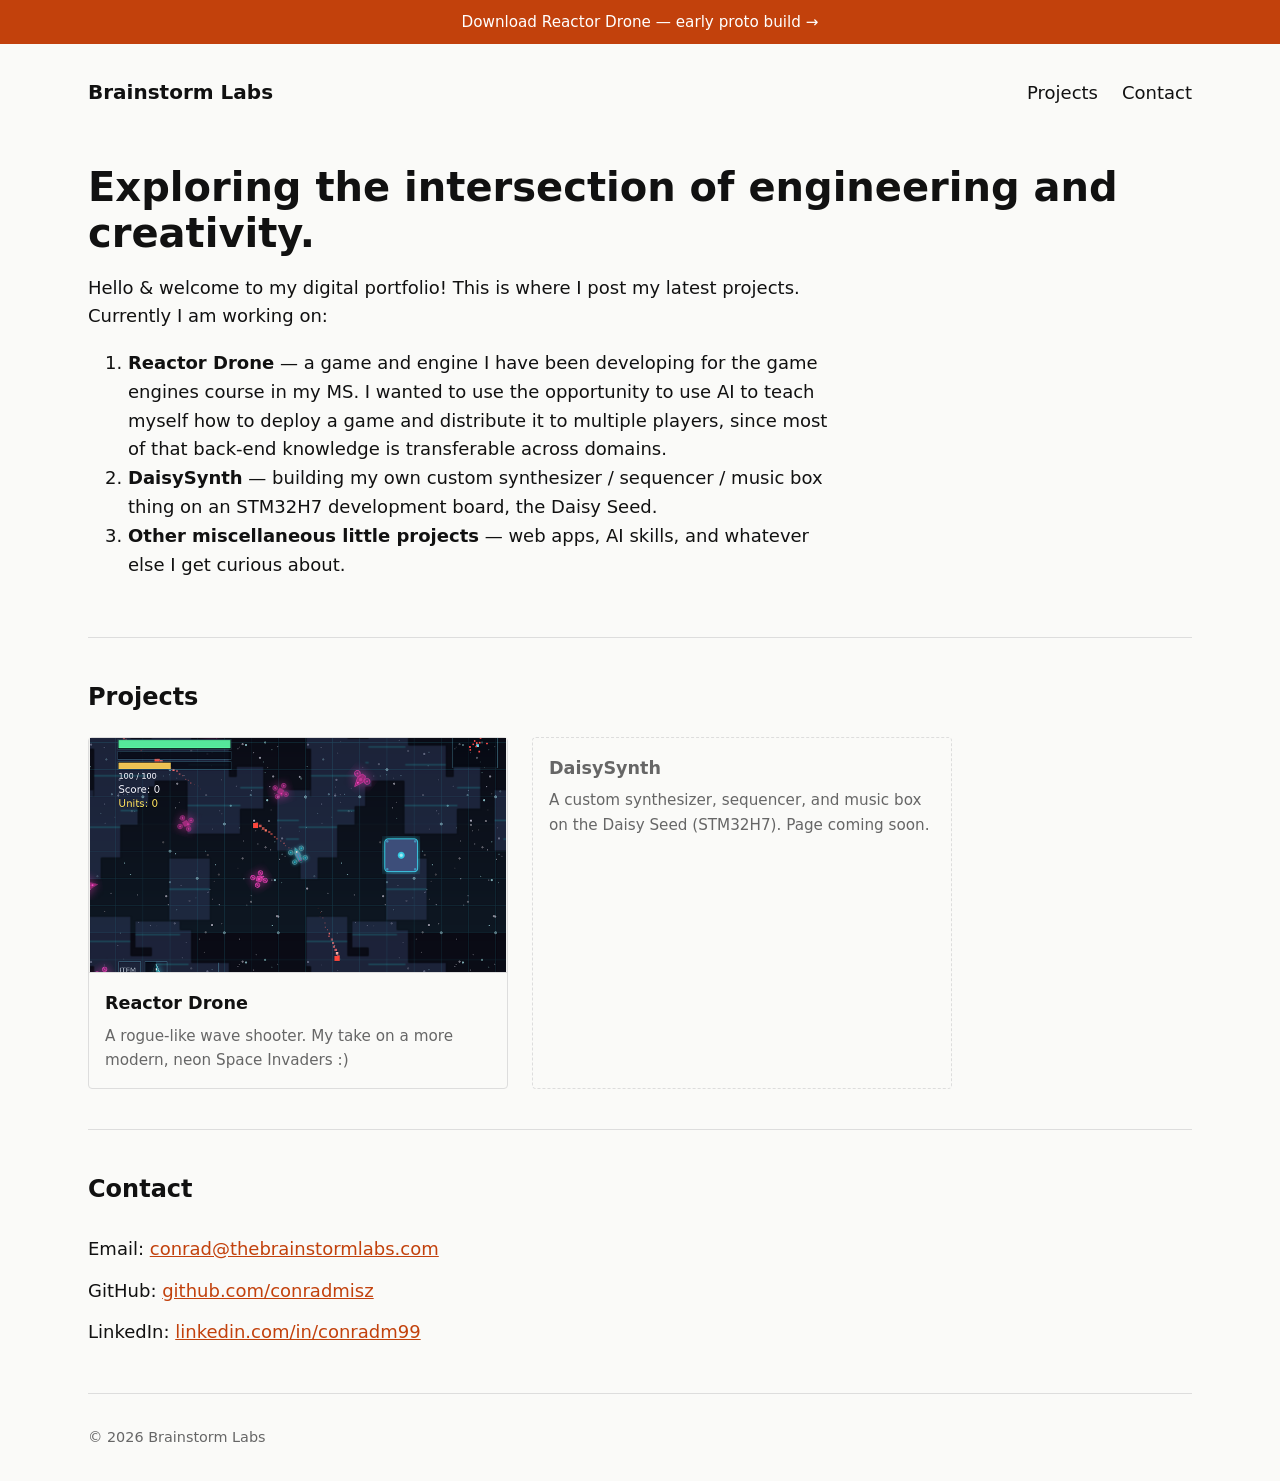
<file: site/index.html>
<!doctype html>
<html lang="en">
<head>
<meta charset="utf-8">
<meta name="viewport" content="width=device-width, initial-scale=1">
<title>Brainstorm Labs</title>
<meta name="description" content="Brainstorm Labs — exploring the intersection of engineering and creativity.">
<link rel="stylesheet" href="style.css?v=4">
</head>
<body>

<a class="banner" href="/reactor-drone/">Download Reactor Drone — early proto build &rarr;</a>

<div class="wrap">
  <header class="site-header">
    <span class="wordmark">Brainstorm Labs</span>
    <nav class="site-nav">
      <ul>
        <li><a href="#projects">Projects</a></li>
        <li><a href="#contact">Contact</a></li>
      </ul>
    </nav>
  </header>

  <section id="intro">
    <!--edit:intro-heading-->
<h1>Exploring the intersection of engineering and creativity.</h1>
<!--/edit:intro-heading-->
    <div class="prose">
      <!--edit:intro-body-->
<p>Hello &amp; welcome to my digital portfolio! This is where I post my latest projects.
Currently I am working on:</p>
<ol>
<li><strong>Reactor Drone</strong> — a game and engine I have been developing for the game
engines course in my MS. I wanted to use the opportunity to use AI to teach
myself how to deploy a game and distribute it to multiple players, since most
of that back-end knowledge is transferable across domains.</li>
<li><strong>DaisySynth</strong> — building my own custom synthesizer / sequencer / music box
thing on an STM32H7 development board, the Daisy Seed.</li>
<li><strong>Other miscellaneous little projects</strong> — web apps, AI skills, and whatever
else I get curious about.</li>
</ol>
<!--/edit:intro-body-->
    </div>
  </section>

  <section id="projects">
    <h2>Projects</h2>
    <div class="card-grid">
      <a class="card" href="/reactor-drone/">
        <img src="img/card.png" alt="Reactor Drone screenshot">
        <div class="card-body">
          <!--edit:card-reactor-drone-->
<h3>Reactor Drone</h3>
<p>A rogue-like wave shooter. My take on a more modern, neon Space Invaders :)</p>
<!--/edit:card-reactor-drone-->
        </div>
      </a>
      <div class="card card-blank">
        <div class="card-body">
          <!--edit:card-daisysynth-->
<h3>DaisySynth</h3>
<p>A custom synthesizer, sequencer, and music box on the Daisy Seed (STM32H7). Page coming soon.</p>
<!--/edit:card-daisysynth-->
        </div>
      </div>
    </div>
  </section>

  <section id="contact">
    <h2>Contact</h2>
    <div class="contact-list">
      <!--edit:contact-->
<ul>
<li>Email: <a href="mailto:conrad@thebrainstormlabs.com">conrad@thebrainstormlabs.com</a></li>
<li>GitHub: <a href="https://github.com/conradmisz">github.com/conradmisz</a></li>
<li>LinkedIn: <a href="https://www.linkedin.com/in/conradm99">linkedin.com/in/conradm99</a></li>
</ul>
<!--/edit:contact-->
    </div>
  </section>

  <footer class="site-footer">
    &copy; 2026 Brainstorm Labs
  </footer>
</div>

<!--build:eb4d9c955256-->
</body>
</html>
</file>
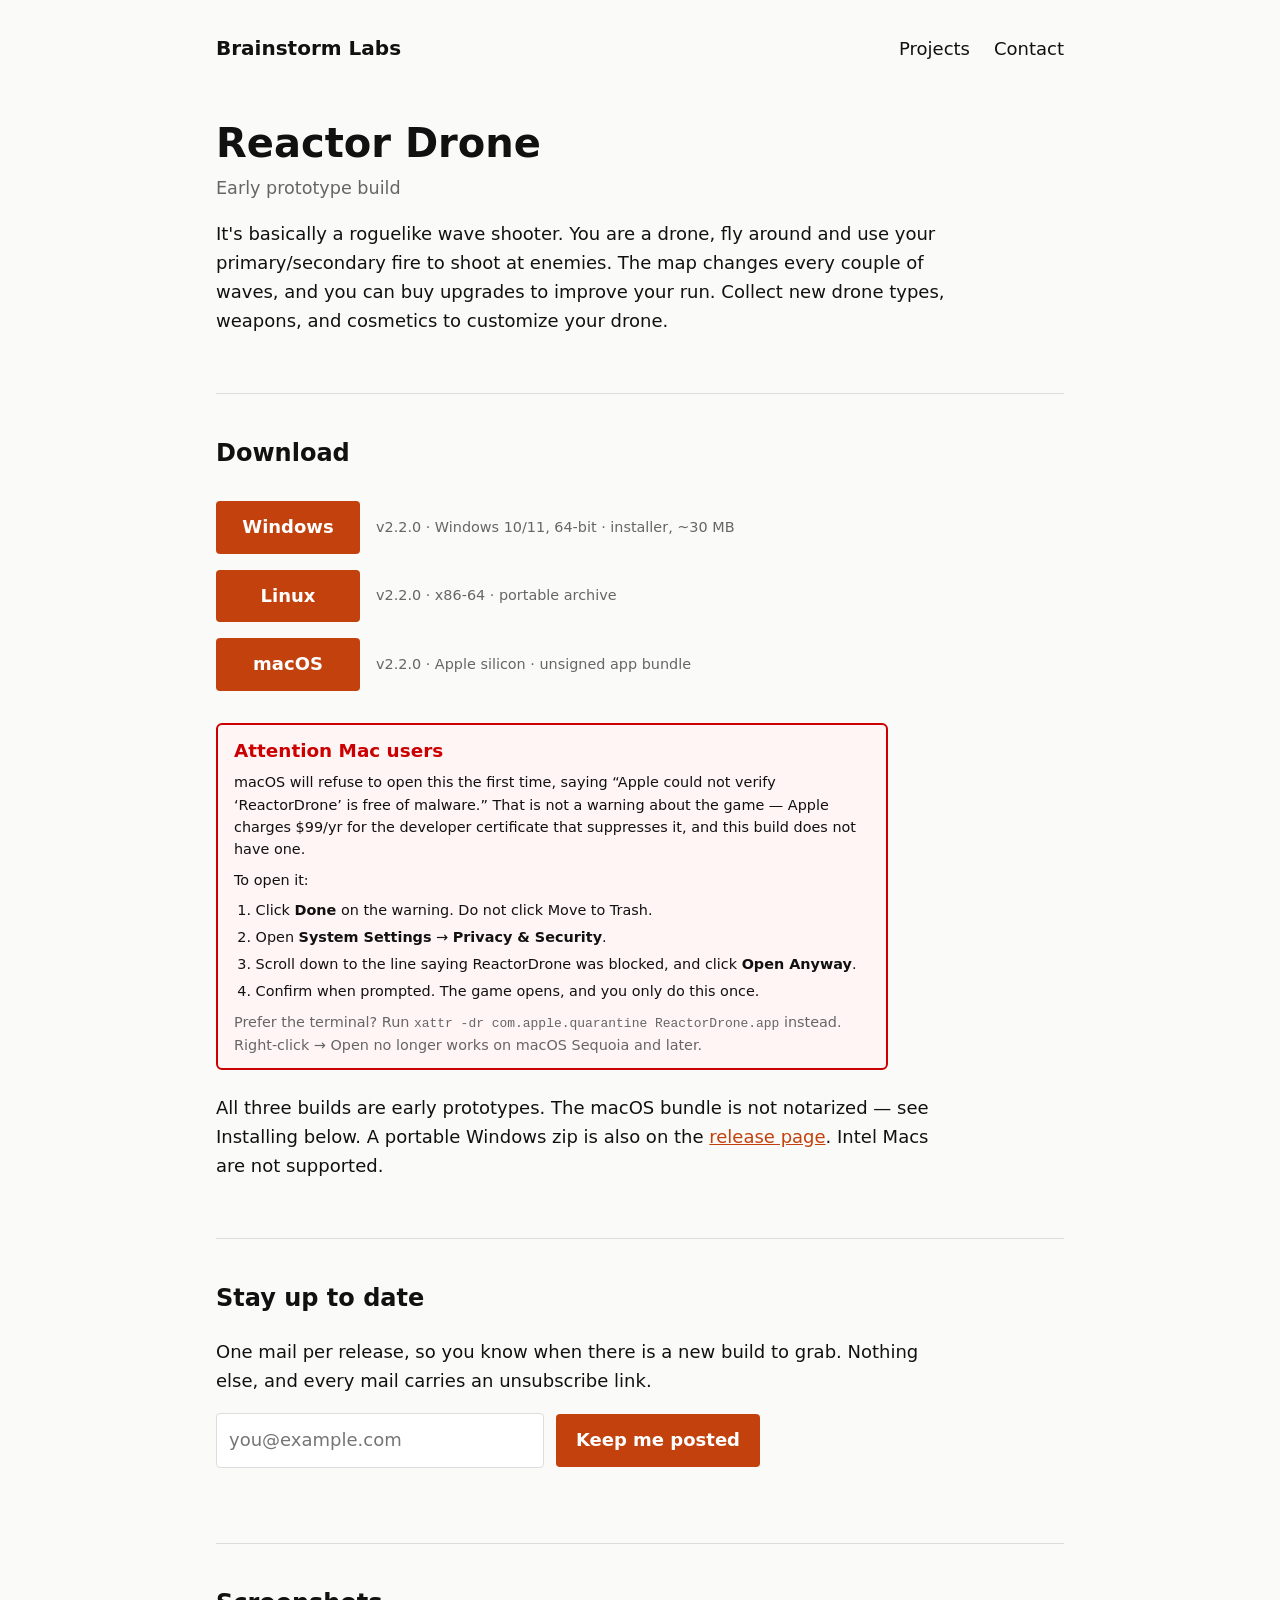
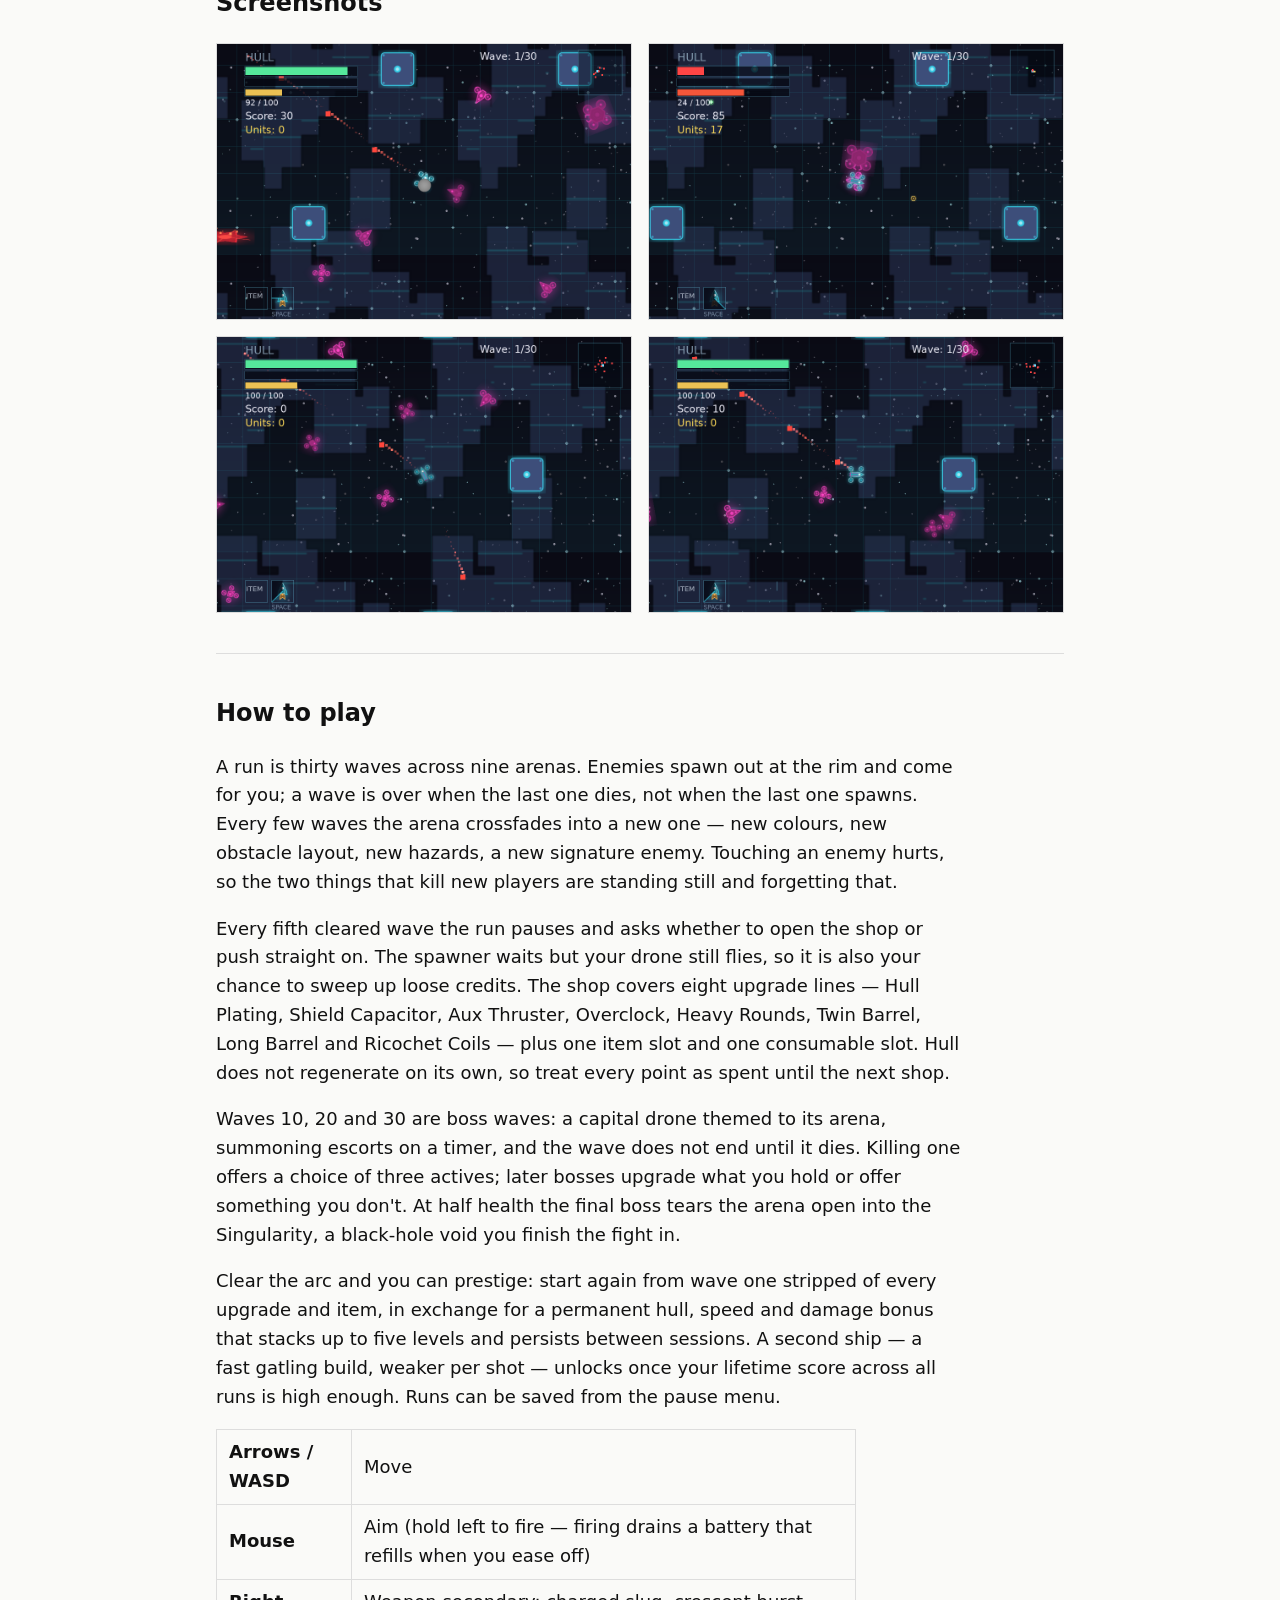
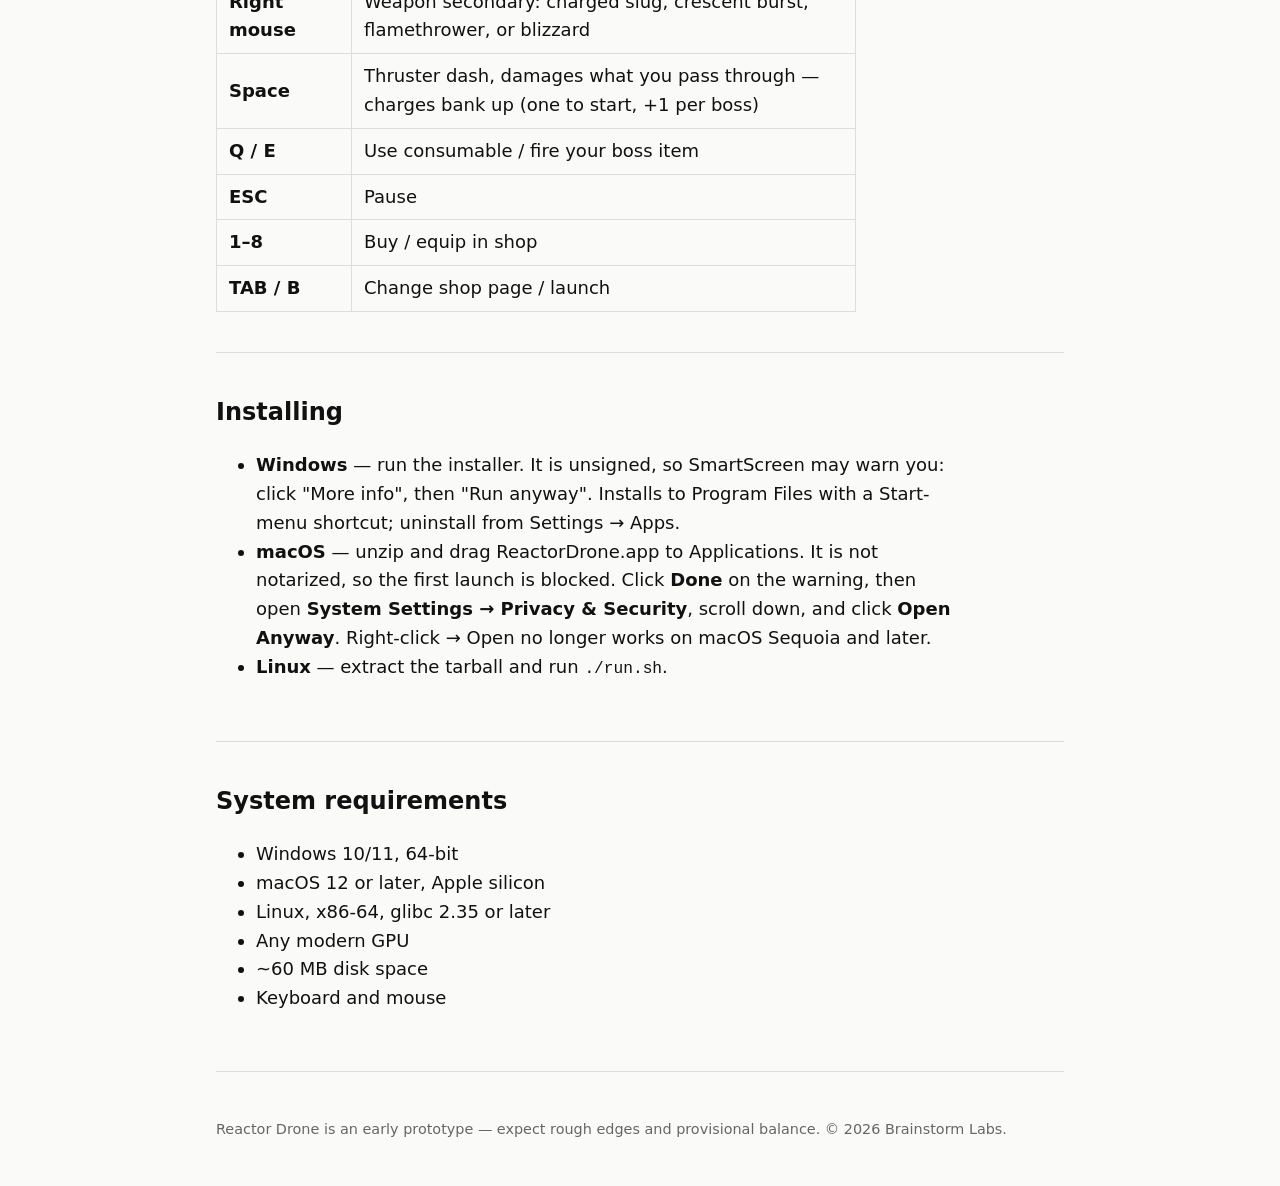
<file: site/reactor-drone/index.html>
<!doctype html>
<html lang="en">
<head>
<meta charset="utf-8">
<meta name="viewport" content="width=device-width, initial-scale=1">
<title>Reactor Drone — Brainstorm Labs</title>
<meta name="description" content="Reactor Drone: a top-down neon arena survival shooter in C++17/SDL3. Early prototype build.">
<link rel="stylesheet" href="../style.css?v=4">
</head>
<body>

<div class="wrap wrap-narrow">
  <header class="site-header">
    <a class="wordmark" href="/">Brainstorm Labs</a>
    <nav class="site-nav">
      <ul>
        <li><a href="/#projects">Projects</a></li>
        <li><a href="/#contact">Contact</a></li>
      </ul>
    </nav>
  </header>

  <section id="hero">
    <h1>Reactor Drone</h1>
    <p class="subtitle">Early prototype build</p>
    <div class="prose">
      <!--edit:rd-description-->
<p>It&#39;s basically a roguelike wave shooter. You are a drone, fly around and use your primary/secondary fire to shoot at enemies. The map changes every couple of waves, and you can buy upgrades to improve your run. Collect new drone types, weapons, and cosmetics to customize your drone.</p>
<!--/edit:rd-description-->
    </div>
  </section>

  <section id="download">
    <h2>Download</h2>
    <ul class="download-list">
      <li>
        <a class="button" href="https://github.com/conradmisz/reactor-drone/releases/download/v2.2.0/ReactorDrone-Setup-2.2.0.exe">Windows</a>
        <span class="download-meta">v2.2.0 &middot; Windows 10/11, 64-bit &middot; installer, ~30 MB</span>
      </li>
      <li>
        <a class="button" href="https://github.com/conradmisz/reactor-drone/releases/download/v2.2.0/ReactorDrone-linux-x86_64.tar.gz">Linux</a>
        <span class="download-meta">v2.2.0 &middot; x86-64 &middot; portable archive</span>
      </li>
      <li>
        <a class="button" href="https://github.com/conradmisz/reactor-drone/releases/download/v2.2.0/ReactorDrone-mac-arm64.zip">macOS</a>
        <span class="download-meta">v2.2.0 &middot; Apple silicon &middot; unsigned app bundle</span>
      </li>
    </ul>
    <div class="download-note">
      <strong class="download-note-title">Attention Mac users</strong>
      <!--edit:rd-mac-note-->
<p>macOS will refuse to open this the first time, saying “Apple could not verify
‘ReactorDrone’ is free of malware.” That is not a warning about the game — Apple
charges $99/yr for the developer certificate that suppresses it, and this build
does not have one.</p>
<p>To open it:</p>
<ol>
<li>Click <strong>Done</strong> on the warning. Do not click Move to Trash.</li>
<li>Open <strong>System Settings</strong> → <strong>Privacy &amp; Security</strong>.</li>
<li>Scroll down to the line saying ReactorDrone was blocked, and click <strong>Open Anyway</strong>.</li>
<li>Confirm when prompted. The game opens, and you only do this once.</li>
</ol>
<p>Prefer the terminal? Run <code>xattr -dr com.apple.quarantine ReactorDrone.app</code>
instead. Right-click → Open no longer works on macOS Sequoia and later.</p>
<!--/edit:rd-mac-note-->
    </div>
    <div class="prose">
      <!--edit:rd-download-footnote-->
<p>All three builds are early prototypes. The macOS bundle is not notarized — see
Installing below. A portable Windows zip is also on the
<a href="https://github.com/conradmisz/reactor-drone/releases/tag/v2.2.0">release page</a>.
Intel Macs are not supported.</p>
<!--/edit:rd-download-footnote-->
    </div>
  </section>

  <section id="mailing-list">
    <h2>Stay up to date</h2>
    <div class="prose">
      <!--edit:rd-mailing-list-->
<p>One mail per release, so you know when there is a new build to grab. Nothing
else, and every mail carries an unsubscribe link.</p>
<!--/edit:rd-mailing-list-->
    </div>
    <form class="signup" id="signup" novalidate>
      <label class="visually-hidden" for="signup-email">Email address</label>
      <input id="signup-email" name="email" type="email" required autocomplete="email"
             placeholder="you@example.com" spellcheck="false">
      <button class="button" type="submit">Keep me posted</button>
      <p class="signup-msg" id="signup-msg" role="status" aria-live="polite"></p>
    </form>
    <script>
      // No build step here on purpose: one fetch to the game's existing Worker.
      document.getElementById('signup').addEventListener('submit', async (e) => {
        e.preventDefault();
        const form = e.currentTarget;
        const msg = document.getElementById('signup-msg');
        const email = form.email.value.trim();
        if (!form.email.checkValidity() || !email) {
          msg.textContent = 'That does not look like an email address.';
          return;
        }
        form.querySelector('button').disabled = true;
        msg.textContent = 'Sending…';
        try {
          const r = await fetch('https://reactor-drone-api.conradmiszczak.workers.dev/subscribe', {
            method: 'POST',
            headers: { 'content-type': 'application/json' },
            body: JSON.stringify({ email, source: 'web' })
          });
          if (!r.ok) throw new Error(r.status);
          form.reset();
          msg.textContent = 'Done — you are on the list.';
        } catch {
          msg.textContent = 'That did not go through. Try again in a moment.';
        } finally {
          form.querySelector('button').disabled = false;
        }
      });
    </script>
  </section>

  <section id="screenshots">
    <h2>Screenshots</h2>
    <div class="shot-grid">
      <img src="../img/shot-1.png" alt="The drone firing into an early wave of enemy drones in the Core arena">
      <img src="../img/shot-2.png" alt="A close dogfight at 24% hull in the Core arena">
      <img src="../img/shot-3.png" alt="Enemy drones converging across the Core arena grid">
      <img src="../img/shot-4.png" alt="A different wave layout with tracer fire crossing the arena">
    </div>
  </section>

  <section id="how-to-play">
    <h2>How to play</h2>
    <div class="prose">
      <!--edit:rd-how-to-play-->
<p>A run is thirty waves across nine arenas. Enemies spawn out at the rim and come
for you; a wave is over when the last one dies, not when the last one spawns.
Every few waves the arena crossfades into a new one — new colours, new obstacle
layout, new hazards, a new signature enemy. Touching an enemy hurts, so the two
things that kill new players are standing still and forgetting that.</p>
<p>Every fifth cleared wave the run pauses and asks whether to open the shop or
push straight on. The spawner waits but your drone still flies, so it is also
your chance to sweep up loose credits. The shop covers eight upgrade lines —
Hull Plating, Shield Capacitor, Aux Thruster, Overclock, Heavy Rounds, Twin
Barrel, Long Barrel and Ricochet Coils — plus one item slot and one consumable
slot. Hull does not regenerate on its own, so treat every point as spent until
the next shop.</p>
<p>Waves 10, 20 and 30 are boss waves: a capital drone themed to its arena,
summoning escorts on a timer, and the wave does not end until it dies. Killing
one offers a choice of three actives; later bosses upgrade what you hold or
offer something you don&#39;t. At half health the final boss tears the arena open
into the Singularity, a black-hole void you finish the fight in.</p>
<p>Clear the arc and you can prestige: start again from wave one stripped of every
upgrade and item, in exchange for a permanent hull, speed and damage bonus that
stacks up to five levels and persists between sessions. A second ship — a fast
gatling build, weaker per shot — unlocks once your lifetime score across all
runs is high enough. Runs can be saved from the pause menu.</p>
<!--/edit:rd-how-to-play-->
    </div>
    <table class="controls">
      <tbody>
        <tr><th scope="row">Arrows / WASD</th><td>Move</td></tr>
        <tr><th scope="row">Mouse</th><td>Aim (hold left to fire &mdash; firing drains a battery that refills when you ease off)</td></tr>
        <tr><th scope="row">Right mouse</th><td>Weapon secondary: charged slug, crescent burst, flamethrower, or blizzard</td></tr>
        <tr><th scope="row">Space</th><td>Thruster dash, damages what you pass through &mdash; charges bank up (one to start, +1 per boss)</td></tr>
        <tr><th scope="row">Q / E</th><td>Use consumable / fire your boss item</td></tr>
        <tr><th scope="row">ESC</th><td>Pause</td></tr>
        <tr><th scope="row">1&ndash;8</th><td>Buy / equip in shop</td></tr>
        <tr><th scope="row">TAB / B</th><td>Change shop page / launch</td></tr>
      </tbody>
    </table>
  </section>

  <section id="installing">
    <h2>Installing</h2>
    <div class="prose">
      <!--edit:rd-installing-->
<ul>
<li><strong>Windows</strong> — run the installer. It is unsigned, so SmartScreen may warn you:
click &quot;More info&quot;, then &quot;Run anyway&quot;. Installs to Program Files with a
Start-menu shortcut; uninstall from Settings → Apps.</li>
<li><strong>macOS</strong> — unzip and drag ReactorDrone.app to Applications. It is not
notarized, so the first launch is blocked. Click <strong>Done</strong> on the warning, then
open <strong>System Settings → Privacy &amp; Security</strong>, scroll down, and click
<strong>Open Anyway</strong>. Right-click → Open no longer works on macOS Sequoia and later.</li>
<li><strong>Linux</strong> — extract the tarball and run <code>./run.sh</code>.</li>
</ul>
<!--/edit:rd-installing-->
    </div>
  </section>

  <section id="requirements">
    <h2>System requirements</h2>
    <div class="prose">
      <!--edit:rd-requirements-->
<ul>
<li>Windows 10/11, 64-bit</li>
<li>macOS 12 or later, Apple silicon</li>
<li>Linux, x86-64, glibc 2.35 or later</li>
<li>Any modern GPU</li>
<li>~60 MB disk space</li>
<li>Keyboard and mouse</li>
</ul>
<!--/edit:rd-requirements-->
    </div>
  </section>

  <footer class="site-footer">
    <p>Reactor Drone is an early prototype &mdash; expect rough edges and provisional balance. &copy; 2026 Brainstorm Labs.</p>
  </footer>
</div>

<!--build:eb4d9c955256-->
</body>
</html>
</file>
<file: site/style.css>
/* Brainstorm Labs — shared stylesheet */

:root {
  --bg: #fafaf8;
  --text: #111;
  --accent: #c2410c;
  --border: #ddd;
  --muted: #666;
  --warn: #c00;
  --warn-bg: #fff5f5;
}

* {
  box-sizing: border-box;
}

html {
  -webkit-text-size-adjust: 100%;
}

body {
  margin: 0;
  background: var(--bg);
  color: var(--text);
  font-family: system-ui, -apple-system, "Segoe UI", Roboto, Helvetica, Arial, sans-serif;
  font-size: 18px;
  line-height: 1.6;
}

a {
  color: var(--accent);
}

a:hover {
  text-decoration: none;
}

:focus-visible {
  outline: 2px solid var(--accent);
  outline-offset: 2px;
}

img {
  max-width: 100%;
  display: block;
  border: 1px solid var(--border);
}

.wrap {
  max-width: 72rem;
  margin: 0 auto;
  padding: 0 1.5rem;
}

.wrap-narrow {
  max-width: 56rem;
}

.prose {
  max-width: 65ch;
}

/* Banner strip */

.banner {
  display: block;
  background: var(--accent);
  color: #fff;
  text-align: center;
  padding: 0.6rem 1rem;
  font-size: 0.95rem;
  text-decoration: none;
}

.banner:hover {
  text-decoration: underline;
}

/* Header */

header.site-header {
  padding: 2rem 0 1rem;
  display: flex;
  align-items: baseline;
  justify-content: space-between;
  gap: 1rem;
  flex-wrap: wrap;
}

.wordmark {
  font-size: 1.25rem;
  font-weight: 700;
  text-decoration: none;
  color: var(--text);
}

nav.site-nav ul {
  list-style: none;
  display: flex;
  gap: 1.5rem;
  margin: 0;
  padding: 0;
}

nav.site-nav a {
  text-decoration: none;
  color: var(--text);
}

nav.site-nav a:hover {
  color: var(--accent);
}

/* Sections */

section {
  padding: 2.5rem 0;
  border-top: 1px solid var(--border);
}

section:first-of-type {
  border-top: none;
}

h1 {
  font-size: 2.5rem;
  line-height: 1.15;
  margin: 0 0 0.5rem;
}

h2 {
  font-size: 1.5rem;
  margin: 0 0 1.25rem;
}

.subtitle {
  color: var(--muted);
  font-size: 1.1rem;
  margin: 0 0 1rem;
}

/* Project grid */

.card-grid {
  display: grid;
  grid-template-columns: repeat(auto-fit, minmax(280px, 420px));
  gap: 1.5rem;
}

.card {
  display: block;
  border: 1px solid var(--border);
  border-radius: 4px;
  text-decoration: none;
  color: var(--text);
}

.card img {
  border: none;
  border-bottom: 1px solid var(--border);
  aspect-ratio: 16 / 9;
  width: 100%;
  object-fit: contain;
  background: #f0f0ee;
}

.card-body {
  padding: 1rem;
}

.card-body h3 {
  margin: 0 0 0.4rem;
  font-size: 1.1rem;
}

.card-body p {
  margin: 0;
  color: var(--muted);
  font-size: 0.95rem;
}

/* Contact list */

.contact-list ul {
  list-style: none;
  padding: 0;
  margin: 0;
}

.contact-list li {
  padding: 0.4rem 0;
}

/* Buttons */

.button {
  display: inline-block;
  background: var(--accent);
  color: #fff;
  text-decoration: none;
  padding: 0.75rem 1.25rem;
  border-radius: 4px;
  font-weight: 600;
}

.button:hover {
  opacity: 0.9;
}

.button[disabled],
span.button {
  background: transparent;
  color: var(--accent);
  border: 1px solid var(--accent);
  cursor: not-allowed;
}

.download-list {
  list-style: none;
  padding: 0;
  margin: 0 0 1.5rem;
}

.download-list li {
  display: flex;
  align-items: center;
  gap: 1rem;
  flex-wrap: wrap;
  padding: 0.5rem 0;
}

.download-list .button {
  min-width: 9rem;
  text-align: center;
}

.download-meta {
  color: var(--muted);
  font-size: 0.9rem;
}

code {
  font-size: 0.9em;
  word-break: break-word;
}

.download-note {
  max-width: 42rem;
  border: 2px solid var(--warn);
  border-radius: 6px;
  background: var(--warn-bg);
  padding: 0.75rem 1rem;
  margin: 0 0 1.5rem;
  font-size: 0.9rem;
  line-height: 1.55;
}

.download-note-title {
  display: block;
  color: var(--warn);
  font-size: 1.15rem;
  margin-bottom: 0.35rem;
}

.download-note p {
  margin: 0 0 0.5rem;
}

.download-note ol {
  margin: 0 0 0.5rem;
  padding-left: 1.35rem;
}

.download-note li {
  margin-bottom: 0.3rem;
}

.download-note > :last-child {
  margin-bottom: 0;
}

.download-note > p:last-of-type {
  color: var(--muted);
}

/* Screenshot grid */

.shot-grid {
  display: grid;
  grid-template-columns: 1fr;
  gap: 1rem;
}

@media (min-width: 640px) {
  .shot-grid {
    grid-template-columns: 1fr 1fr;
  }
}

.shot-grid img {
  aspect-ratio: 3 / 2; /* matches the 980x660 captures — no HUD crop */
  width: 100%;
  object-fit: cover;
}

/* Controls table */

table.controls {
  border-collapse: collapse;
  width: 100%;
  max-width: 40rem;
}

table.controls th,
table.controls td {
  border: 1px solid var(--border);
  padding: 0.5rem 0.75rem;
  text-align: left;
}

/* Footer */

footer.site-footer {
  border-top: 1px solid var(--border);
  padding: 2rem 0;
  color: var(--muted);
  font-size: 0.9rem;
}

@media (max-width: 480px) {
  h1 {
    font-size: 2rem;
  }
}

.signup {
  display: flex;
  flex-wrap: wrap;
  gap: 0.75rem;
  align-items: center;
  max-width: 34rem;
}

.signup input {
  flex: 1 1 16rem;
  min-width: 0;
  padding: 0.75rem;
  border: 1px solid var(--border);
  border-radius: 4px;
  background: #fff;
  color: var(--text);
  font: inherit;
}

.signup input:focus-visible,
.signup button:focus-visible {
  outline: 2px solid var(--accent);
  outline-offset: 2px;
}

.signup button {
  border: 0;
  cursor: pointer;
  font: inherit;
  font-weight: 600;
}

/* Overrides the shared .button[disabled] "unavailable" look — a signup button
   mid-request is busy, not disabled forever. */
.signup button[disabled] {
  background: var(--accent);
  color: #fff;
  border: 0;
  opacity: 0.6;
  cursor: progress;
}

.signup-msg {
  flex: 1 0 100%;
  margin: 0;
  min-height: 1.6em;
  color: var(--muted);
  font-size: 0.9rem;
}

/* Label kept for screen readers; the placeholder carries the visual cue. */
.visually-hidden {
  position: absolute;
  width: 1px;
  height: 1px;
  overflow: hidden;
  clip-path: inset(50%);
  white-space: nowrap;
}

/* Placeholder card for a project with no page yet */
.card-blank {
  border-style: dashed;
  color: var(--muted);
}
</file>
